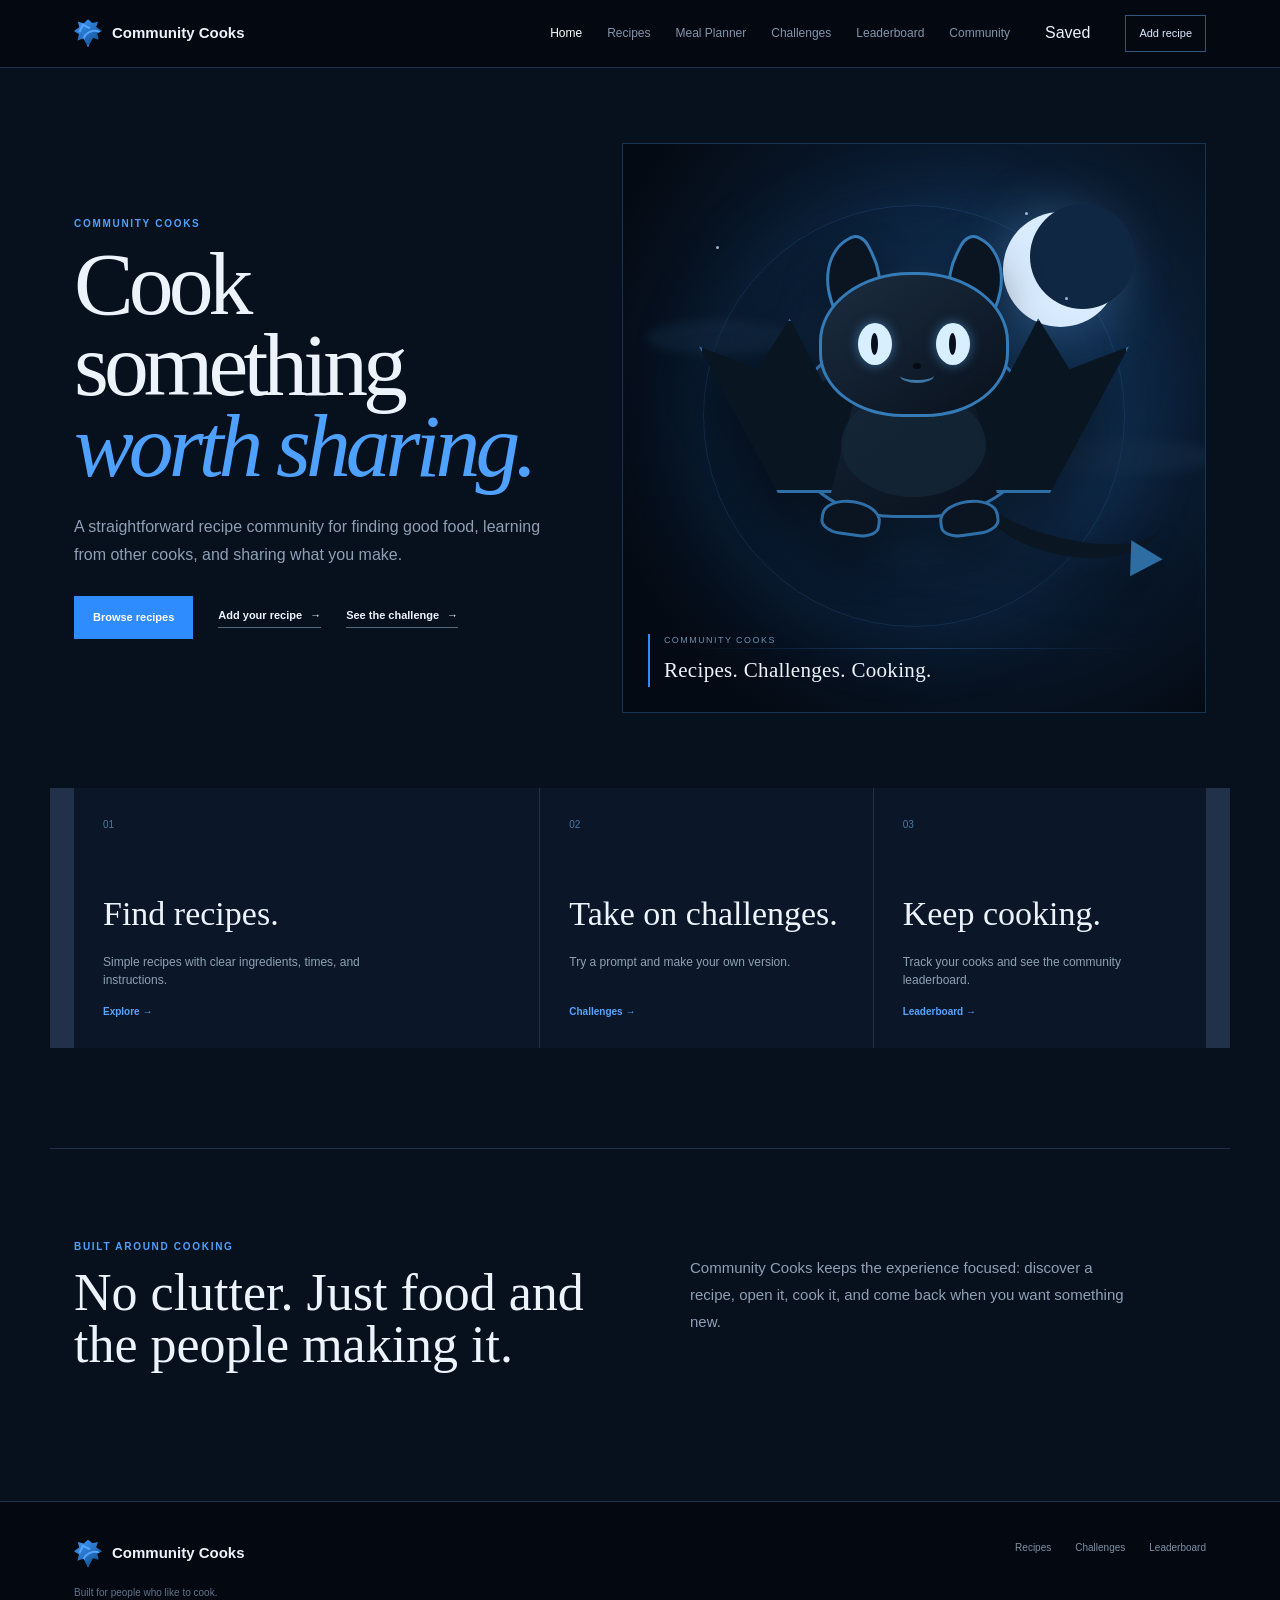
<file: index.html>
<!doctype html><html lang="en"><head><meta charset="utf-8"><meta name="viewport" content="width=device-width,initial-scale=1"><meta name="description" content="Community Cooks is a recipe community built by cooks, for cooks."><title>Community Cooks | Home</title><link rel="stylesheet" href="styles.css"></head><body class="home-page"><header class="site-header"><div class="header-inner"><a class="wordmark" href="index.html"><span class="dragon-mark" aria-hidden="true"></span><span>Community Cooks</span></a><nav class="main-nav"><a class="active" href="index.html">Home</a><a href="discover.html">Recipes</a><a href="meal-planner.html">Meal Planner</a><a href="challenges.html">Challenges</a><a href="leaderboard.html">Leaderboard</a><a href="community.html">Community</a></nav><a href="saved.html">Saved</a><a class="header-action" href="add-recipe.html">Add recipe</a></div></header><main><section class="hero"><div class="hero-copy"><p class="eyebrow">Community Cooks</p><h1>Cook something<br><em>worth sharing.</em></h1><p class="hero-lede">A straightforward recipe community for finding good food, learning from other cooks, and sharing what you make.</p><div class="hero-actions"><a class="button button-blue" href="discover.html">Browse recipes</a><a class="text-link" href="add-recipe.html">Add your recipe <span>→</span></a><a class="text-link" href="challenges.html">See the challenge <span>→</span></a></div></div><div class="hero-art"><div class="night-dragon" aria-label="Original cute night dragon illustration"><div class="moon"></div><div class="star star-a"></div><div class="star star-b"></div><div class="star star-c"></div><div class="dragon-cloud cloud-a"></div><div class="dragon-cloud cloud-b"></div><div class="cute-dragon"><div class="dragon-wing left-wing"></div><div class="dragon-wing right-wing"></div><div class="dragon-ear left-ear"></div><div class="dragon-ear right-ear"></div><div class="dragon-body-shape"></div><div class="dragon-head-shape"><span class="eye left-eye"></span><span class="eye right-eye"></span><span class="nose"></span><span class="smile"></span></div><div class="dragon-belly"></div><div class="dragon-tail-shape"></div><div class="dragon-foot left-foot"></div><div class="dragon-foot right-foot"></div></div><div class="hero-art-copy"><span>COMMUNITY COOKS</span><strong>Recipes. Challenges. Cooking.</strong></div></div></section><section class="feature-grid"><a class="feature-card feature-large" href="discover.html"><span class="feature-number">01</span><h2>Find recipes.</h2><p>Simple recipes with clear ingredients, times, and instructions.</p><span class="card-link">Explore →</span></a><a class="feature-card" href="challenges.html"><span class="feature-number">02</span><h2>Take on challenges.</h2><p>Try a prompt and make your own version.</p><span class="card-link">Challenges →</span></a><a class="feature-card" href="leaderboard.html"><span class="feature-number">03</span><h2>Keep cooking.</h2><p>Track your cooks and see the community leaderboard.</p><span class="card-link">Leaderboard →</span></a></section><section class="home-intro"><div><p class="eyebrow">Built around cooking</p><h2>No clutter. Just food and the people making it.</h2></div><p>Community Cooks keeps the experience focused: discover a recipe, open it, cook it, and come back when you want something new.</p></section></main><footer class="site-footer"><div><a class="wordmark" href="index.html"><span class="dragon-mark" aria-hidden="true"></span><span>Community Cooks</span></a><p>Built for people who like to cook.</p></div><nav><a href="discover.html">Recipes</a><a href="challenges.html">Challenges</a><a href="leaderboard.html">Leaderboard</a></nav></footer></body></html>
</file>
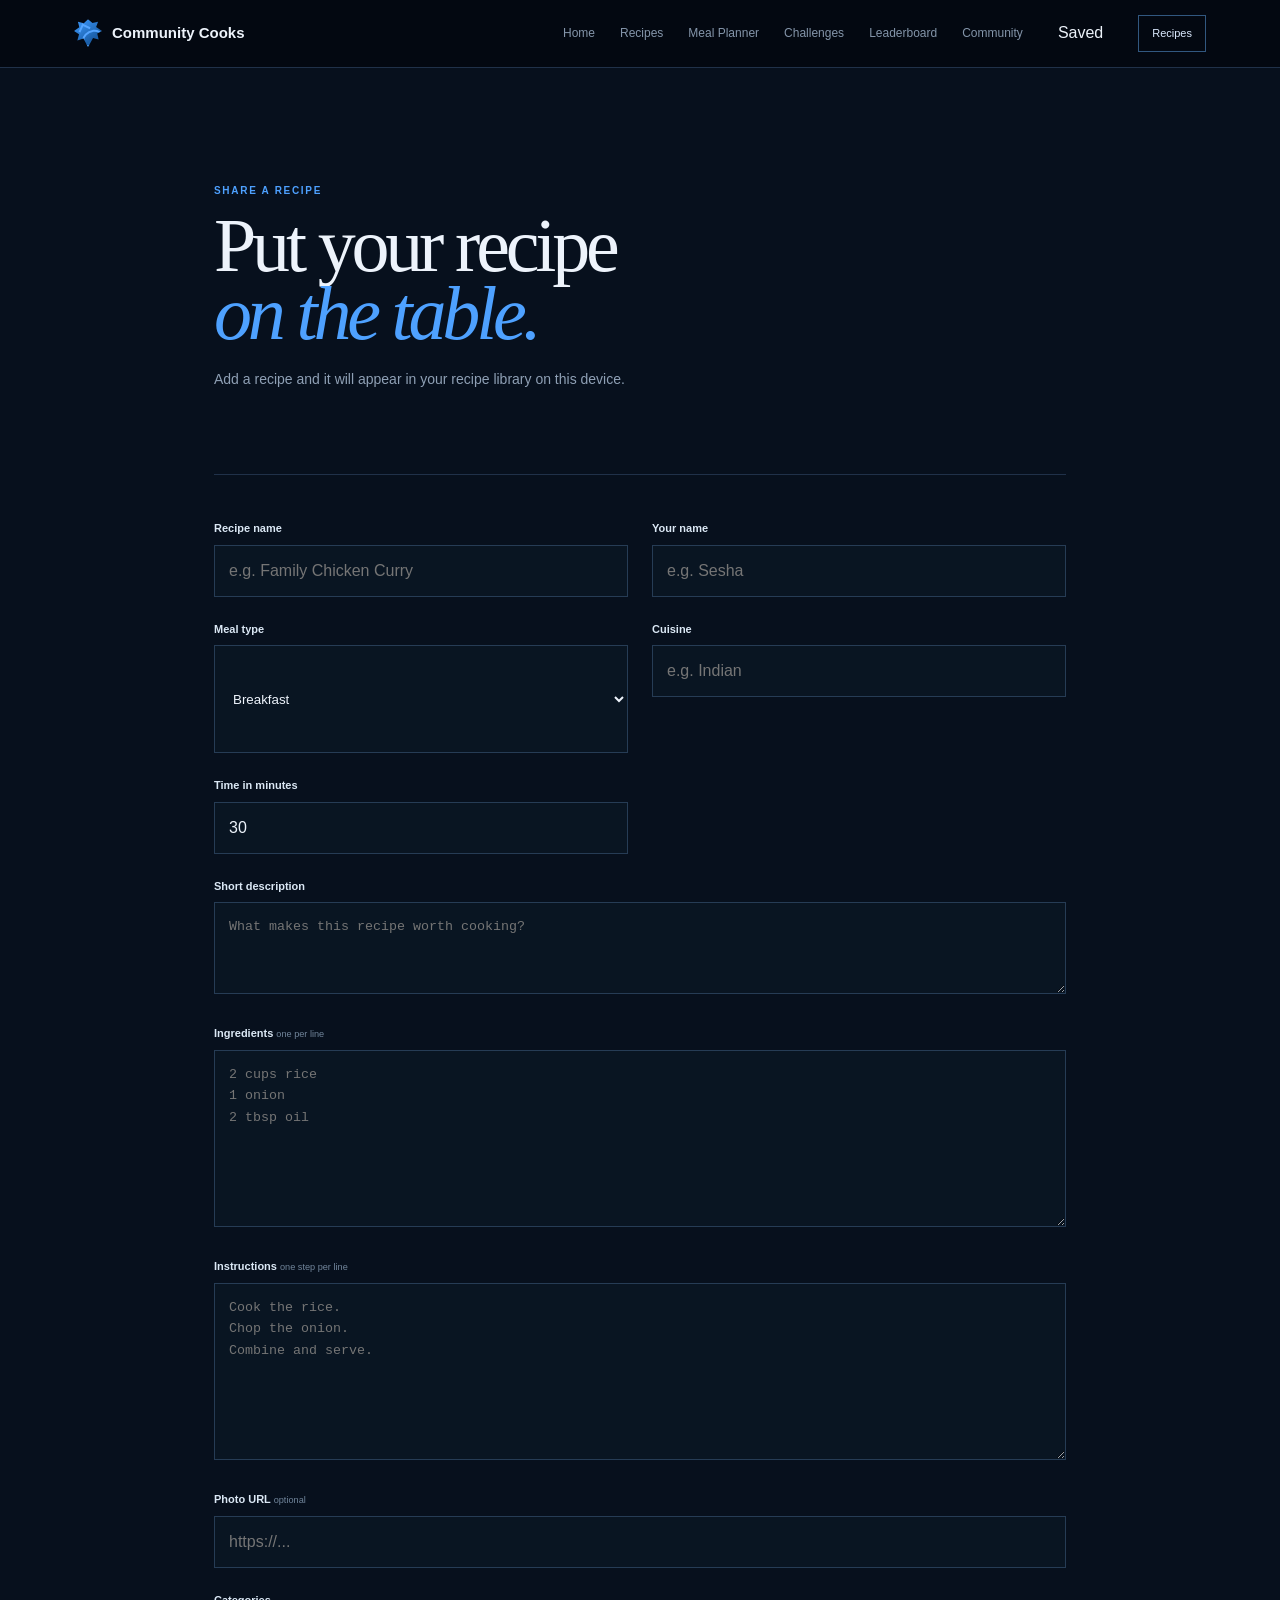
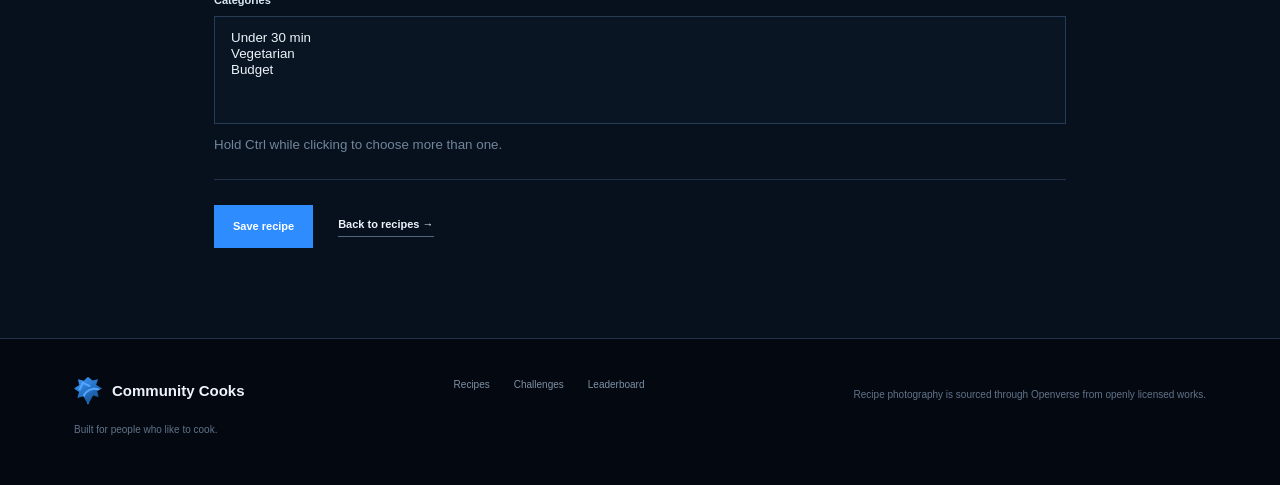
<file: add-recipe.html>
<!doctype html>
<html lang="en">
<head><meta charset="utf-8"><meta name="viewport" content="width=device-width,initial-scale=1"><title>Community Cooks | Add Recipe</title><link rel="stylesheet" href="styles.css"></head>
<body>
<header class="site-header"><div class="header-inner">
<a class="wordmark" href="index.html"><span class="dragon-mark" aria-hidden="true"></span><span>Community Cooks</span></a>
<nav class="main-nav"><a href="index.html">Home</a><a href="discover.html">Recipes</a><a href="meal-planner.html">Meal Planner</a><a href="challenges.html">Challenges</a><a href="leaderboard.html">Leaderboard</a><a href="community.html">Community</a></nav>
<a href="saved.html">Saved</a><a class="header-action" href="discover.html">Recipes</a>
</div></header>
<main class="page-shell add-page">
<div class="page-heading"><p class="eyebrow">Share a recipe</p><h1>Put your recipe<br><em>on the table.</em></h1><p>Add a recipe and it will appear in your recipe library on this device.</p></div>
<form class="recipe-form" id="recipeForm">
<div class="form-grid">
<label><span>Recipe name</span><input name="name" required maxlength="80" placeholder="e.g. Family Chicken Curry"></label>
<label><span>Your name</span><input name="creator" maxlength="50" placeholder="e.g. Sesha"></label>
<label><span>Meal type</span><select name="type" required><option value="breakfast">Breakfast</option><option value="lunch">Lunch</option><option value="dinner">Dinner</option><option value="snack">Snack</option><option value="drink">Drink</option><option value="dessert">Dessert</option></select></label><label><span>Cuisine</span><input name="cuisine" maxlength="40" placeholder="e.g. Indian"></label>
<label><span>Time in minutes</span><input name="time" type="number" min="1" max="600" value="30" required></label>
</div>
<label><span>Short description</span><textarea name="description" rows="3" required maxlength="220" placeholder="What makes this recipe worth cooking?"></textarea></label>
<label><span>Ingredients <small>one per line</small></span><textarea name="ingredients" rows="7" required placeholder="2 cups rice&#10;1 onion&#10;2 tbsp oil"></textarea></label>
<label><span>Instructions <small>one step per line</small></span><textarea name="steps" rows="7" required placeholder="Cook the rice.&#10;Chop the onion.&#10;Combine and serve."></textarea></label>
<label><span>Photo URL <small>optional</small></span><input name="image" type="url" placeholder="https://..."></label>
<label><span>Categories</span><select name="category" multiple size="4"><option value="quick">Under 30 min</option><option value="vegetarian">Vegetarian</option><option value="budget">Budget</option></select><small class="field-help">Hold Ctrl while clicking to choose more than one.</small></label>
<div class="form-actions"><button class="button button-blue" type="submit">Save recipe</button><a class="text-link" href="discover.html">Back to recipes →</a></div>
<p class="form-message" aria-live="polite"></p>
</form>
</main>
<footer class="site-footer"><div><a class="wordmark" href="index.html"><span class="dragon-mark" aria-hidden="true"></span><span>Community Cooks</span></a><p>Built for people who like to cook.</p></div><nav><a href="discover.html">Recipes</a><a href="challenges.html">Challenges</a><a href="leaderboard.html">Leaderboard</a></nav></footer>
<script src="app.js"></script></body></html>
</file>
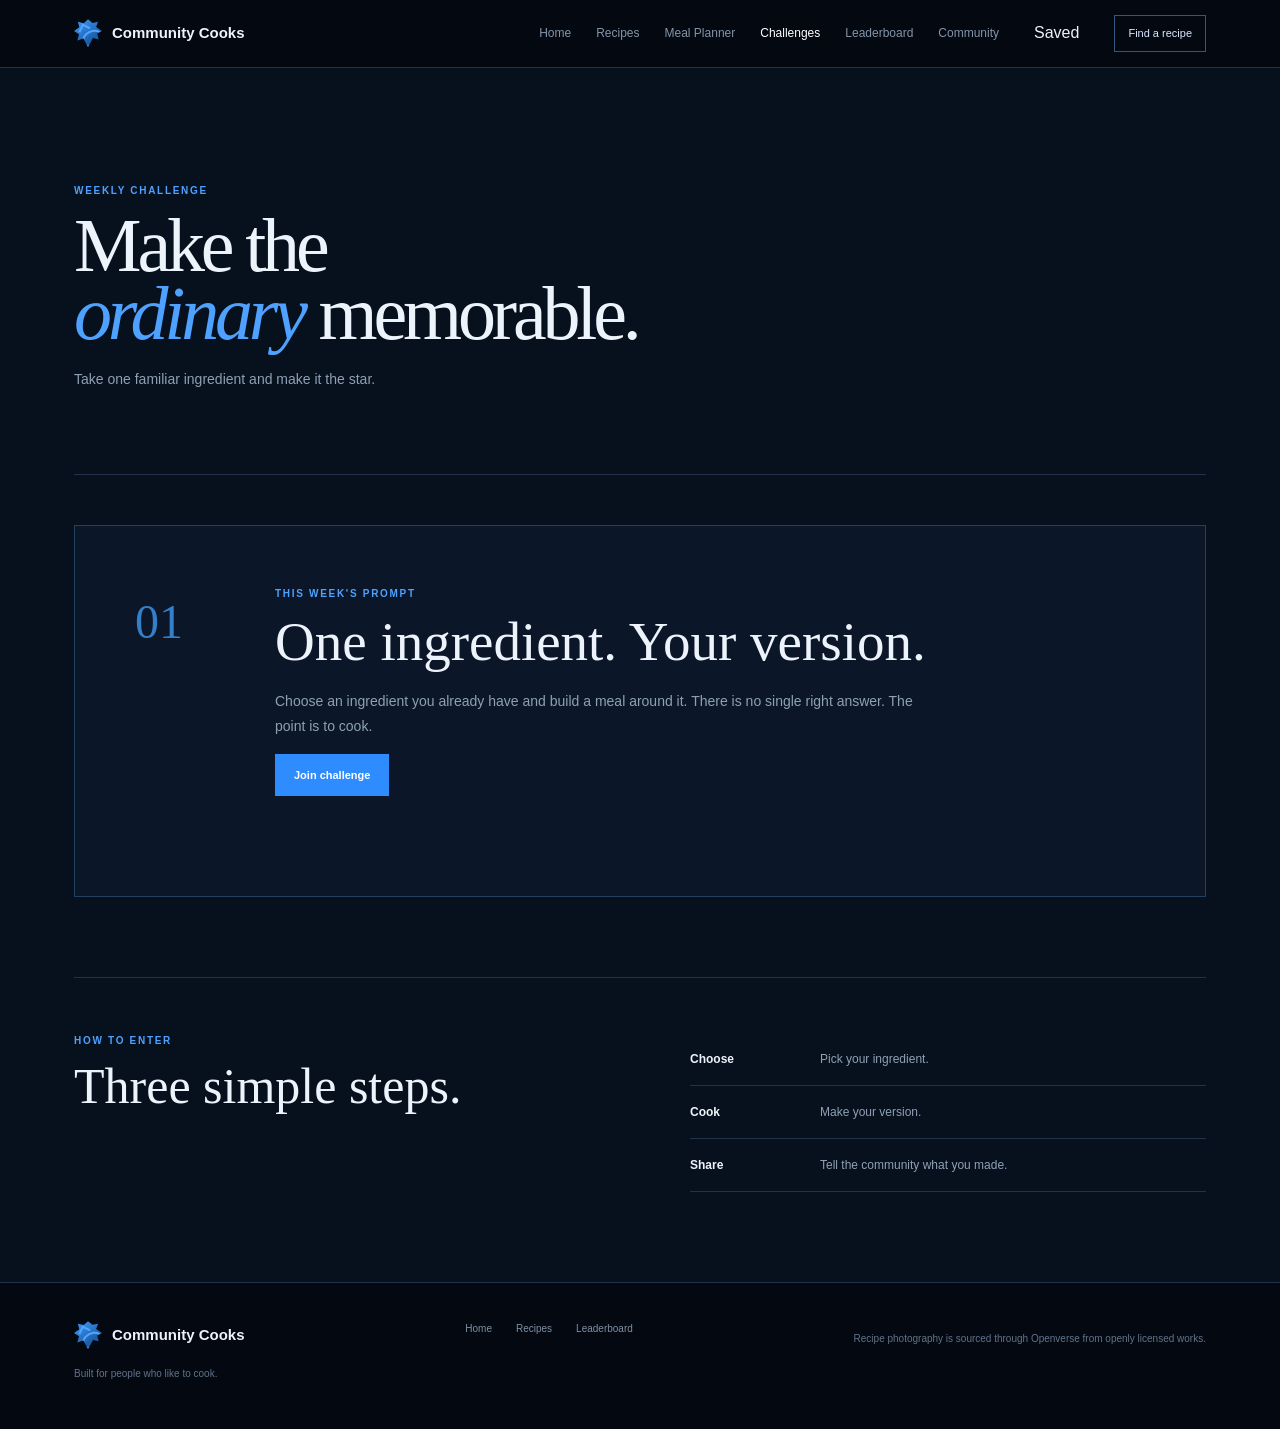
<file: challenges.html>
<!doctype html><html lang="en"><head><meta charset="utf-8"><meta name="viewport" content="width=device-width,initial-scale=1"><title>Community Cooks | Challenges</title><link rel="stylesheet" href="styles.css"></head><body><header class="site-header"><div class="header-inner"><a class="wordmark" href="index.html"><span class="dragon-mark" aria-hidden="true"></span><span>Community Cooks</span></a><nav class="main-nav"><a href="index.html">Home</a><a href="discover.html">Recipes</a><a href="meal-planner.html">Meal Planner</a><a class="active" href="challenges.html">Challenges</a><a href="leaderboard.html">Leaderboard</a><a href="community.html">Community</a></nav><a href="saved.html">Saved</a><a class="header-action" href="discover.html">Find a recipe</a></div></header><main class="page-shell"><section class="page-heading"><p class="eyebrow">Weekly challenge</p><h1>Make the<br><em>ordinary</em> memorable.</h1><p>Take one familiar ingredient and make it the star.</p></section><section class="challenge-panel"><div class="challenge-mark">01</div><div><p class="eyebrow">This week's prompt</p><h2>One ingredient. Your version.</h2><p>Choose an ingredient you already have and build a meal around it. There is no single right answer. The point is to cook.</p><button class="button button-blue" id="joinChallenge">Join challenge</button><p id="challengeStatus" class="status" aria-live="polite"></p></div></section><section class="plain-grid"><div><p class="eyebrow">How to enter</p><h2>Three simple steps.</h2></div><ol><li><strong>Choose</strong><span>Pick your ingredient.</span></li><li><strong>Cook</strong><span>Make your version.</span></li><li><strong>Share</strong><span>Tell the community what you made.</span></li></ol></section></main><footer class="site-footer"><div><a class="wordmark" href="index.html"><span class="dragon-mark" aria-hidden="true"></span><span>Community Cooks</span></a><p>Built for people who like to cook.</p></div><nav><a href="index.html">Home</a><a href="discover.html">Recipes</a><a href="leaderboard.html">Leaderboard</a></nav></footer><script src="app.js"></script></body></html>
</file>
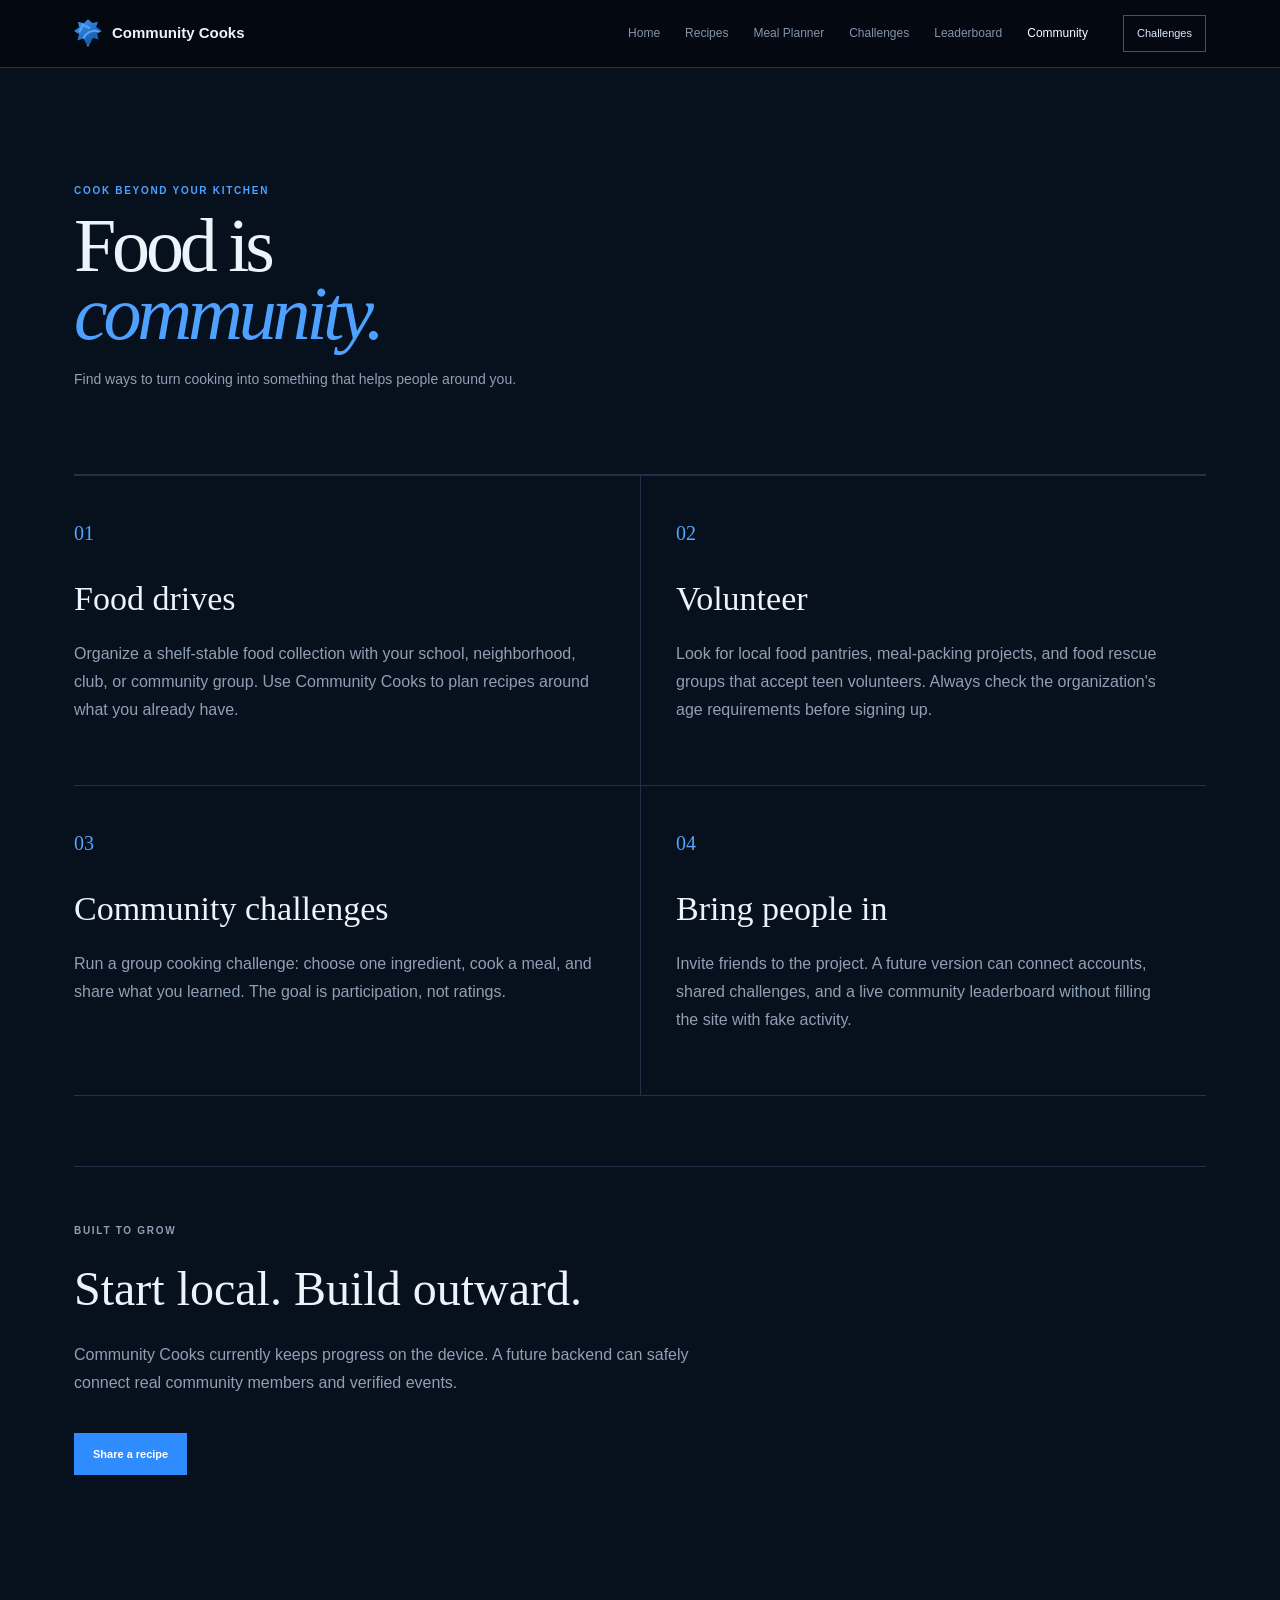
<file: community.html>
<!doctype html><html lang="en"><head><meta charset="utf-8"><meta name="viewport" content="width=device-width,initial-scale=1"><title>Community Cooks | Community</title><link rel="stylesheet" href="styles.css"></head><body><header class="site-header"><div class="header-inner"><a class="wordmark" href="index.html"><span class="dragon-mark"></span><span>Community Cooks</span></a><nav class="main-nav"><a href="index.html">Home</a><a href="discover.html">Recipes</a><a href="meal-planner.html">Meal Planner</a><a href="challenges.html">Challenges</a><a href="leaderboard.html">Leaderboard</a><a class="active" href="community.html">Community</a></nav><a class="header-action" href="challenges.html">Challenges</a></div></header><main class="page-shell"><section class="page-heading"><p class="eyebrow">Cook beyond your kitchen</p><h1>Food is<br><em>community.</em></h1><p>Find ways to turn cooking into something that helps people around you.</p></section><section class="community-grid"><article><span class="community-number">01</span><h2>Food drives</h2><p>Organize a shelf-stable food collection with your school, neighborhood, club, or community group. Use Community Cooks to plan recipes around what you already have.</p></article><article><span class="community-number">02</span><h2>Volunteer</h2><p>Look for local food pantries, meal-packing projects, and food rescue groups that accept teen volunteers. Always check the organization's age requirements before signing up.</p></article><article><span class="community-number">03</span><h2>Community challenges</h2><p>Run a group cooking challenge: choose one ingredient, cook a meal, and share what you learned. The goal is participation, not ratings.</p></article><article><span class="community-number">04</span><h2>Bring people in</h2><p>Invite friends to the project. A future version can connect accounts, shared challenges, and a live community leaderboard without filling the site with fake activity.</p></article></section><section class="community-cta"><p class="eyebrow">Built to grow</p><h2>Start local. Build outward.</h2><p>Community Cooks currently keeps progress on the device. A future backend can safely connect real community members and verified events.</p><a class="button button-blue" href="add-recipe.html">Share a recipe</a></section></main><script src="app.js"></script></body></html>
</file>
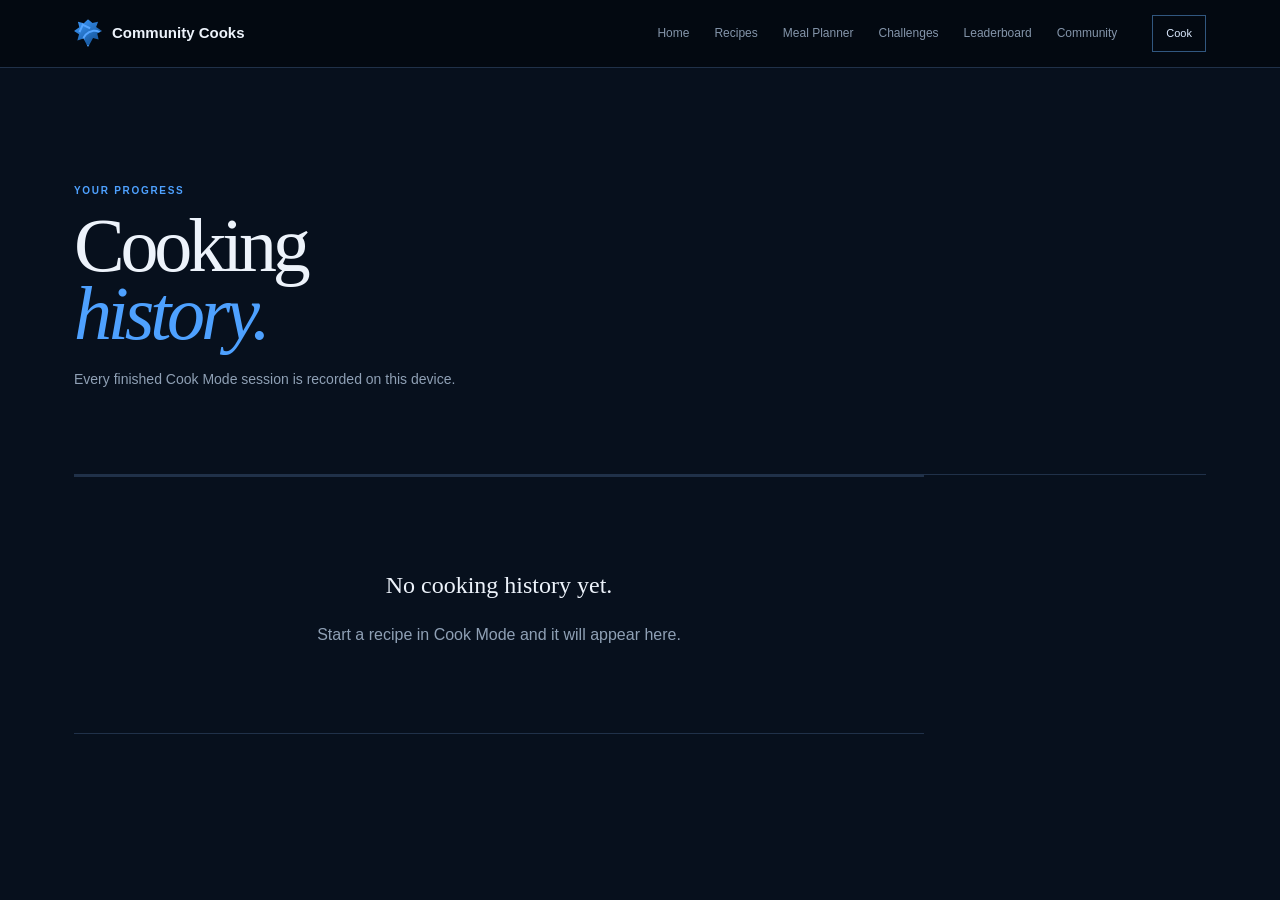
<file: history.html>
<!doctype html><html lang="en"><head><meta charset="utf-8"><meta name="viewport" content="width=device-width,initial-scale=1"><title>Community Cooks | Cooking History</title><link rel="stylesheet" href="styles.css"></head><body><header class="site-header"><div class="header-inner"><a class="wordmark" href="index.html"><span class="dragon-mark"></span><span>Community Cooks</span></a><nav class="main-nav"><a href="index.html">Home</a><a href="discover.html">Recipes</a><a href="meal-planner.html">Meal Planner</a><a href="challenges.html">Challenges</a><a href="leaderboard.html">Leaderboard</a><a href="community.html">Community</a></nav><a class="header-action" href="discover.html">Cook</a></div></header><main class="page-shell"><section class="page-heading"><p class="eyebrow">Your progress</p><h1>Cooking<br><em>history.</em></h1><p>Every finished Cook Mode session is recorded on this device.</p></section><div class="history-list" id="historyList"></div></main><script src="app.js"></script></body></html>
</file>
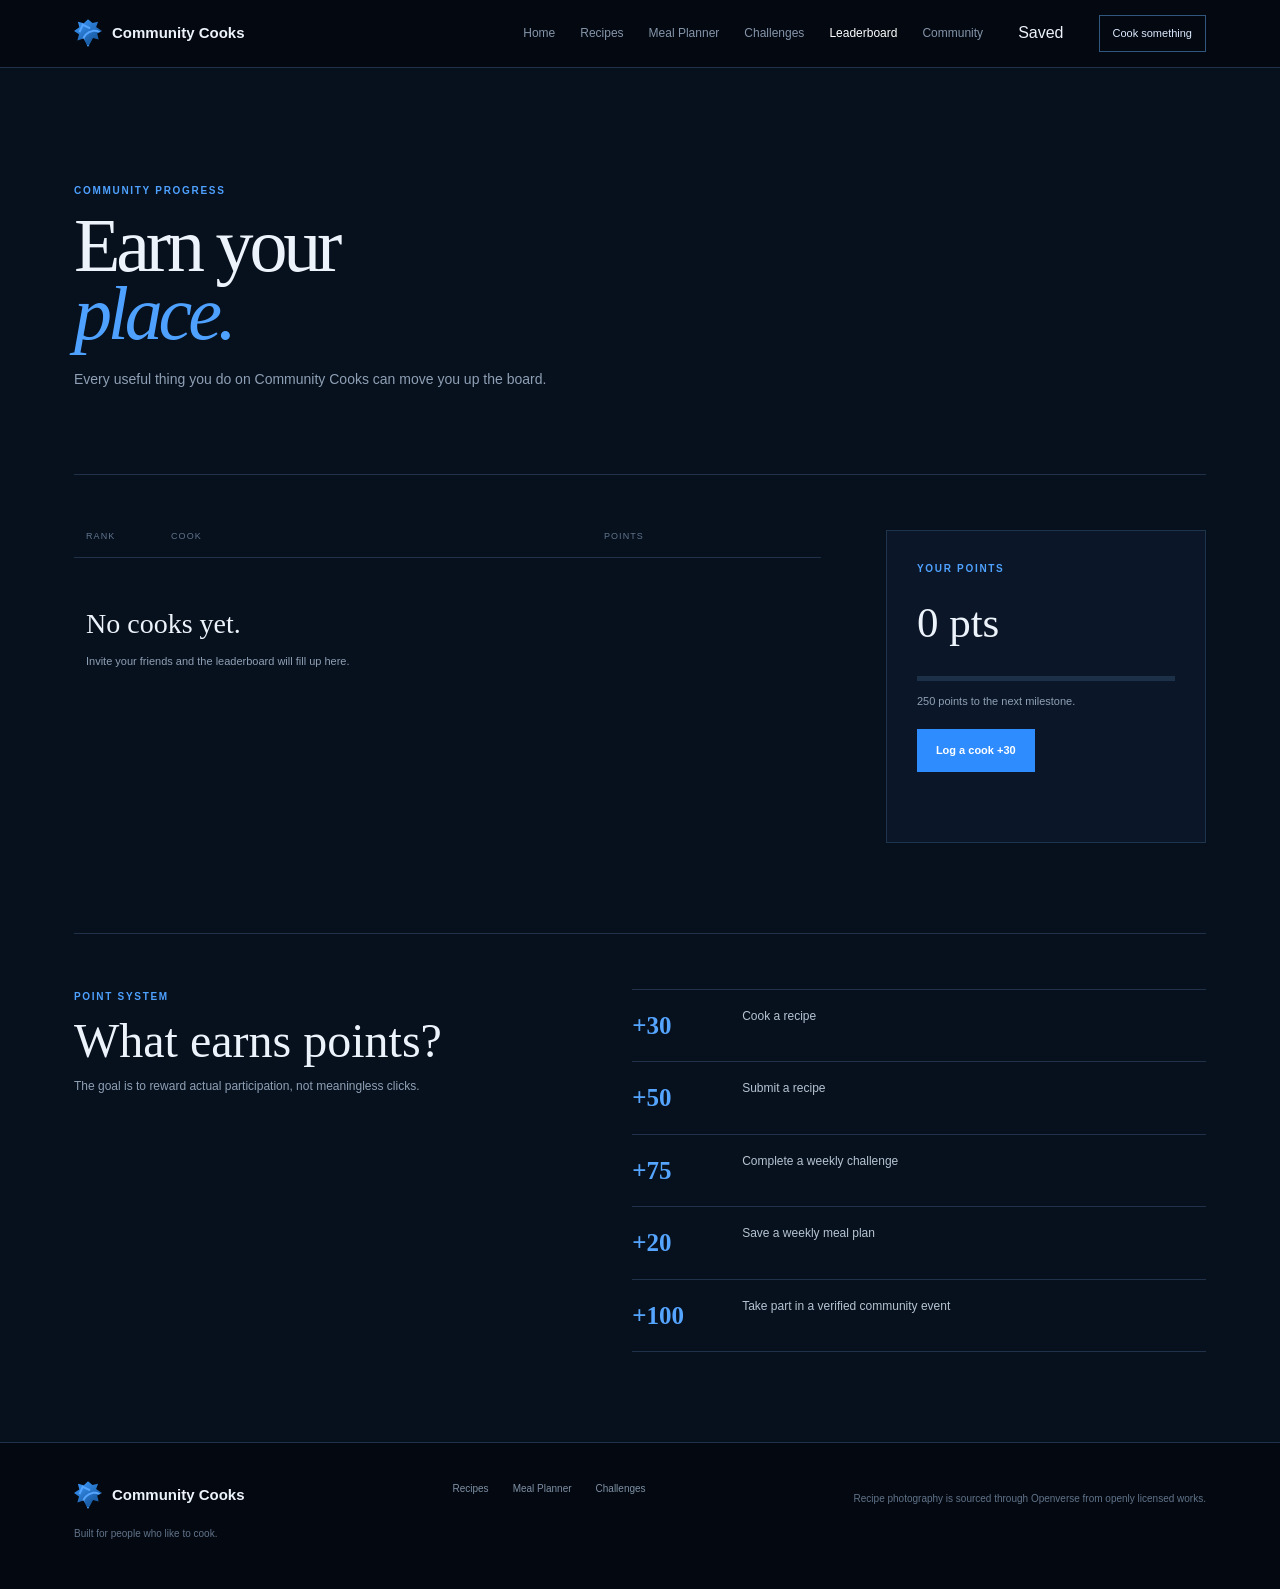
<file: leaderboard.html>
<!doctype html>
<html lang="en">
<head><meta charset="utf-8"><meta name="viewport" content="width=device-width,initial-scale=1">
<title>Community Cooks | Leaderboard</title><link rel="stylesheet" href="styles.css"></head>
<body>
<header class="site-header"><div class="header-inner">
<a class="wordmark" href="index.html"><span class="dragon-mark" aria-hidden="true"></span><span>Community Cooks</span></a>
<nav class="main-nav"><a href="index.html">Home</a><a href="discover.html">Recipes</a><a href="meal-planner.html">Meal Planner</a><a href="challenges.html">Challenges</a><a class="active" href="leaderboard.html">Leaderboard</a><a href="community.html">Community</a></nav>
<a href="saved.html">Saved</a><a class="header-action" href="discover.html">Cook something</a>
</div></header>
<main class="page-shell">
<section class="page-heading"><p class="eyebrow">Community progress</p><h1>Earn your<br><em>place.</em></h1><p>Every useful thing you do on Community Cooks can move you up the board.</p></section>
<section class="leaderboard-page">
<div>
<div class="table-head"><span>Rank</span><span>Cook</span><span>Points</span></div>
<div id="rankList" class="empty-ranks"><div class="empty-rank-message"><strong>No cooks yet.</strong><span>Invite your friends and the leaderboard will fill up here.</span></div></div>
</div>
<aside class="progress-panel">
<p class="eyebrow">Your points</p><strong id="userPoints">0 pts</strong>
<div class="progress-bar"><span id="progressBar"></span></div>
<p id="progressText">Earn points by cooking and contributing.</p>
<button class="button button-blue" id="logCook">Log a cook +30</button>
<p id="progressMessage" class="status" aria-live="polite"></p>
</aside>
</section>
<section class="points-section">
<div><p class="eyebrow">Point system</p><h2>What earns points?</h2><p class="points-note">The goal is to reward actual participation, not meaningless clicks.</p></div>
<div class="points-list">
<div><strong>+30</strong><span>Cook a recipe</span></div>
<div><strong>+50</strong><span>Submit a recipe</span></div>
<div><strong>+75</strong><span>Complete a weekly challenge</span></div>
<div><strong>+20</strong><span>Save a weekly meal plan</span></div>
<div><strong>+100</strong><span>Take part in a verified community event</span></div>
</div>
</section>
</main>
<footer class="site-footer"><div><a class="wordmark" href="index.html"><span class="dragon-mark" aria-hidden="true"></span><span>Community Cooks</span></a><p>Built for people who like to cook.</p></div>
<nav><a href="discover.html">Recipes</a><a href="meal-planner.html">Meal Planner</a><a href="challenges.html">Challenges</a></nav></footer>
<script src="app.js"></script><script src="points.js"></script>
</body></html>
</file>
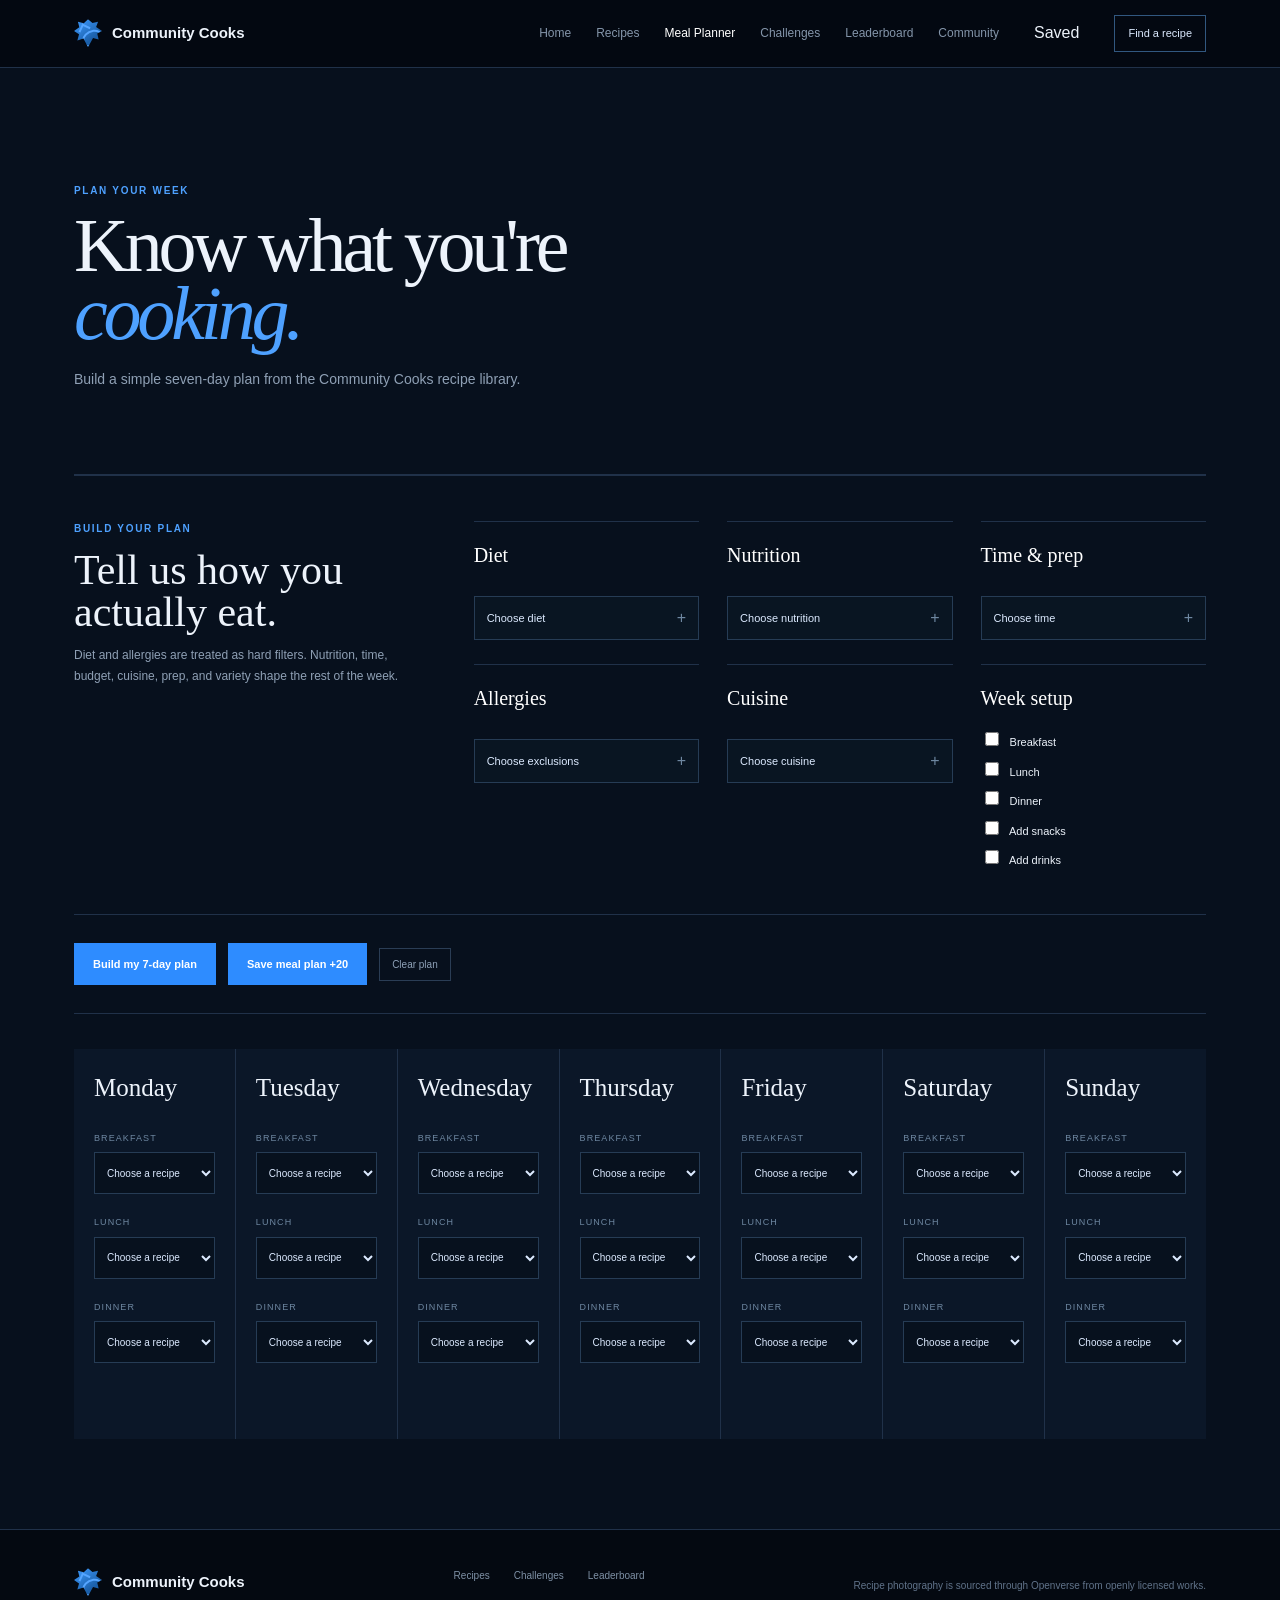
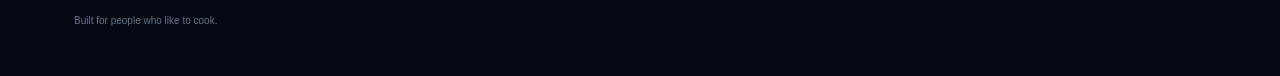
<file: meal-planner.html>
<!doctype html>
<html lang="en">
<head><meta charset="utf-8"><meta name="viewport" content="width=device-width,initial-scale=1">
<title>Community Cooks | Meal Planner</title><link rel="stylesheet" href="styles.css"></head>
<body>
<header class="site-header"><div class="header-inner">
<a class="wordmark" href="index.html"><span class="dragon-mark" aria-hidden="true"></span><span>Community Cooks</span></a>
<nav class="main-nav"><a href="index.html">Home</a><a href="discover.html">Recipes</a><a class="active" href="meal-planner.html">Meal Planner</a><a href="challenges.html">Challenges</a><a href="leaderboard.html">Leaderboard</a><a href="community.html">Community</a></nav>
<a href="saved.html">Saved</a><a class="header-action" href="discover.html">Find a recipe</a>
</div></header>
<main class="page-shell">
<section class="page-heading"><p class="eyebrow">Plan your week</p><h1>Know what you're<br><em>cooking.</em></h1><p>Build a simple seven-day plan from the Community Cooks recipe library.</p></section>
<section class="planner-preferences planner-builder"><div><p class="eyebrow">Build your plan</p><h2>Tell us how you actually eat.</h2><p>Diet and allergies are treated as hard filters. Nutrition, time, budget, cuisine, prep, and variety shape the rest of the week.</p></div><div class="preference-groups compact-preferences">
<div class="filter-group"><strong>Diet</strong><details class="multi-filter"><summary>Choose diet</summary><div class="filter-options"><label><input type="checkbox" value="vegetarian" data-pref> Vegetarian</label><label><input type="checkbox" value="vegan" data-pref> Vegan</label><label><input type="checkbox" value="gluten-free" data-pref> Gluten-free</label><label><input type="checkbox" value="dairy-free" data-pref> Dairy-free</label><label><input type="checkbox" value="budget" data-pref> Budget-friendly</label></div></details></div>
<div class="filter-group"><strong>Nutrition</strong><details class="multi-filter"><summary>Choose nutrition</summary><div class="filter-options"><label><input type="checkbox" value="high-protein" data-pref> High protein</label><label><input type="checkbox" value="high-fiber" data-pref> High fiber</label><label><input type="checkbox" value="protein-fiber" data-pref> Protein + fiber</label><label><input type="checkbox" value="vitamin-c" data-pref> Vitamin C</label><label><input type="checkbox" value="iron-rich" data-pref> Iron-rich</label><label><input type="checkbox" value="calcium-rich" data-pref> Calcium-rich</label><label><input type="checkbox" value="omega-3" data-pref> Omega-3</label></div></details></div>
<div class="filter-group"><strong>Time & prep</strong><details class="multi-filter"><summary>Choose time</summary><div class="filter-options"><label><input type="checkbox" value="quick" data-pref> Under 30 min</label><label><input type="checkbox" value="ultra-quick" data-pref> Under 15 min</label><label><input type="checkbox" value="meal-prep" data-pref> Meal prep friendly</label><label><input type="checkbox" value="one-pan" data-pref> One-pan / easy cleanup</label></div></details></div>
<div class="filter-group"><strong>Allergies</strong><details class="multi-filter"><summary>Choose exclusions</summary><div class="filter-options"><label><input type="checkbox" value="no-peanuts" data-pref> No peanuts</label><label><input type="checkbox" value="no-tree-nuts" data-pref> No tree nuts</label><label><input type="checkbox" value="no-eggs" data-pref> No eggs</label><label><input type="checkbox" value="no-soy" data-pref> No soy</label><label><input type="checkbox" value="no-shellfish" data-pref> No shellfish</label><label><input type="checkbox" value="no-sesame" data-pref> No sesame</label></div></details></div>
<div class="filter-group"><strong>Cuisine</strong><details class="multi-filter"><summary>Choose cuisine</summary><div class="filter-options"><label><input type="checkbox" value="American" data-pref> American</label><label><input type="checkbox" value="Italian" data-pref> Italian</label><label><input type="checkbox" value="Mexican" data-pref> Mexican</label><label><input type="checkbox" value="Indian" data-pref> Indian</label><label><input type="checkbox" value="Thai" data-pref> Thai</label><label><input type="checkbox" value="Japanese" data-pref> Japanese</label><label><input type="checkbox" value="Korean" data-pref> Korean</label><label><input type="checkbox" value="Mediterranean" data-pref> Mediterranean</label></div></details></div>
<div class="filter-group"><strong>Week setup</strong><div class="meal-checkboxes"><label><input type="checkbox" value="breakfast" data-meal> Breakfast</label><label><input type="checkbox" value="lunch" data-meal> Lunch</label><label><input type="checkbox" value="dinner" data-meal> Dinner</label><label><input type="checkbox" value="snack" data-meal> Add snacks</label><label><input type="checkbox" value="drink" data-meal> Add drinks</label></div></div>
</div></div></section><section class="planner-actions"><button class="button button-blue" id="generatePlan">Build my 7-day plan</button><button class="button button-blue" id="savePlan">Save meal plan +20</button><button class="chip" id="clearPlan">Clear plan</button><span id="plannerMessage" class="status" aria-live="polite"></span></section>
<section class="planner-grid" id="plannerGrid"></section>
</main>
<footer class="site-footer"><div><a class="wordmark" href="index.html"><span class="dragon-mark" aria-hidden="true"></span><span>Community Cooks</span></a><p>Built for people who like to cook.</p></div>
<nav><a href="discover.html">Recipes</a><a href="challenges.html">Challenges</a><a href="leaderboard.html">Leaderboard</a></nav></footer>
<script src="app.js"></script><script src="meal-planner.js"></script>
</body></html>
</file>
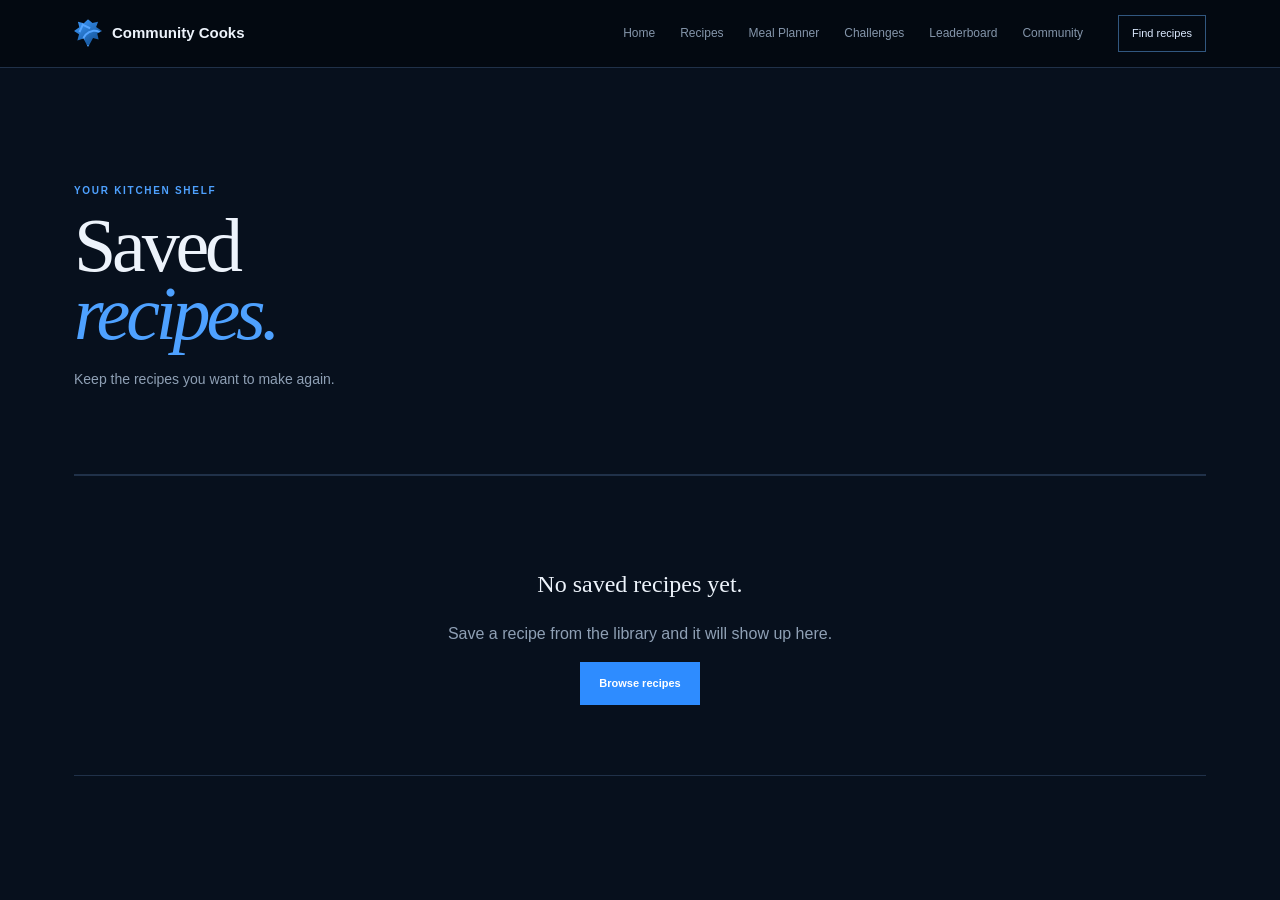
<file: saved.html>
<!doctype html><html lang="en"><head><meta charset="utf-8"><meta name="viewport" content="width=device-width,initial-scale=1"><title>Community Cooks | Saved Recipes</title><link rel="stylesheet" href="styles.css"></head><body><header class="site-header"><div class="header-inner"><a class="wordmark" href="index.html"><span class="dragon-mark"></span><span>Community Cooks</span></a><nav class="main-nav"><a href="index.html">Home</a><a href="discover.html">Recipes</a><a href="meal-planner.html">Meal Planner</a><a href="challenges.html">Challenges</a><a href="leaderboard.html">Leaderboard</a><a href="community.html">Community</a></nav><a class="header-action" href="discover.html">Find recipes</a></div></header><main class="page-shell"><section class="page-heading"><p class="eyebrow">Your kitchen shelf</p><h1>Saved<br><em>recipes.</em></h1><p>Keep the recipes you want to make again.</p></section><div class="recipe-grid" id="savedGrid"></div><div class="empty-state" id="savedEmpty" hidden><h2>No saved recipes yet.</h2><p>Save a recipe from the library and it will show up here.</p><a class="button button-blue" href="discover.html">Browse recipes</a></div></main><script src="app.js"></script></body></html>
</file>
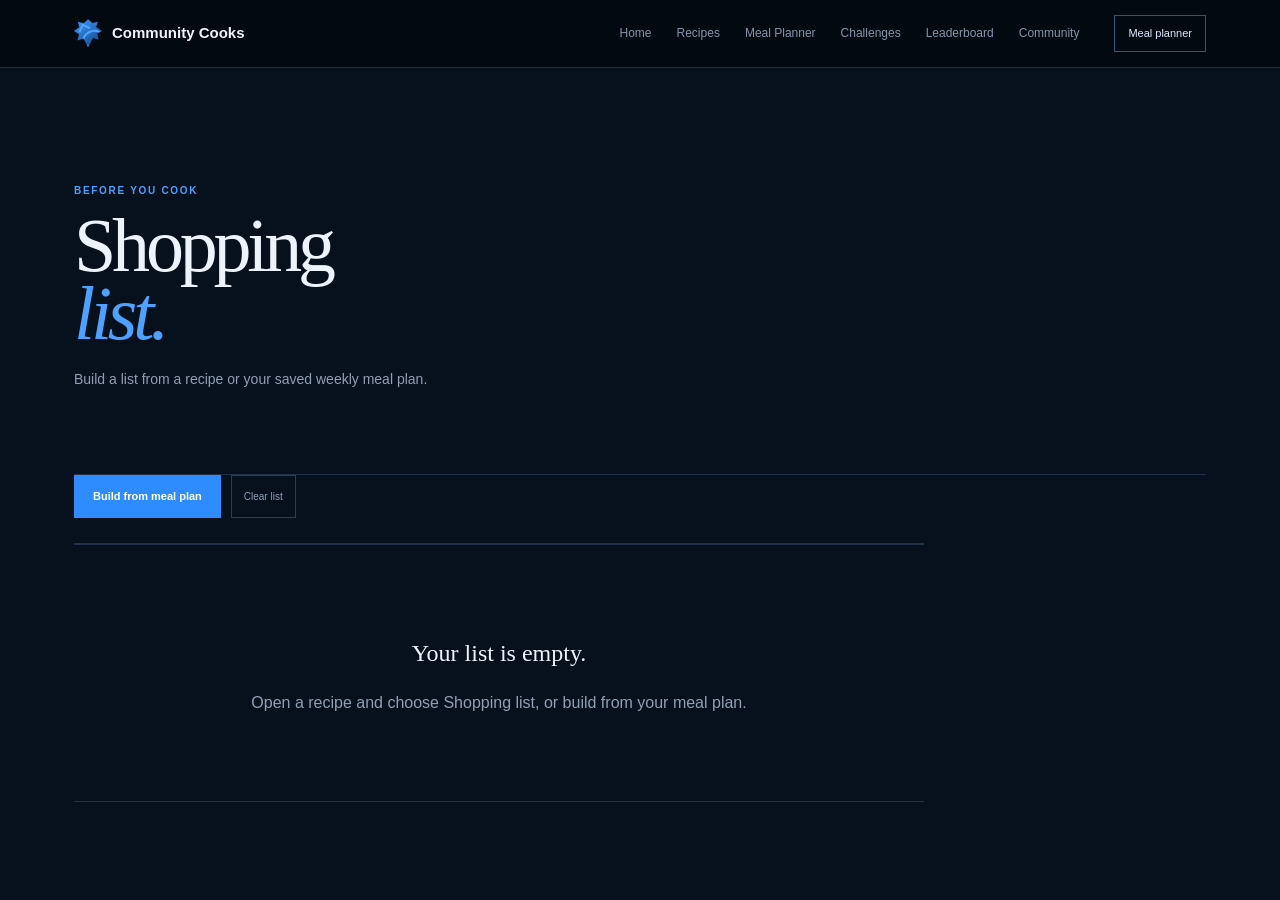
<file: shopping-list.html>
<!doctype html><html lang="en"><head><meta charset="utf-8"><meta name="viewport" content="width=device-width,initial-scale=1"><title>Community Cooks | Shopping List</title><link rel="stylesheet" href="styles.css"></head><body><header class="site-header"><div class="header-inner"><a class="wordmark" href="index.html"><span class="dragon-mark"></span><span>Community Cooks</span></a><nav class="main-nav"><a href="index.html">Home</a><a href="discover.html">Recipes</a><a href="meal-planner.html">Meal Planner</a><a href="challenges.html">Challenges</a><a href="leaderboard.html">Leaderboard</a><a href="community.html">Community</a></nav><a class="header-action" href="meal-planner.html">Meal planner</a></div></header><main class="page-shell"><section class="page-heading"><p class="eyebrow">Before you cook</p><h1>Shopping<br><em>list.</em></h1><p>Build a list from a recipe or your saved weekly meal plan.</p></section><div class="shopping-actions"><button class="button button-blue" id="fromPlan">Build from meal plan</button><button class="chip" id="clearShopping">Clear list</button></div><div class="shopping-list" id="shoppingList"></div></main><script src="app.js"></script><script src="shopping-list.js"></script></body></html>
</file>
<file: styles.css>
*{box-sizing:border-box}html{scroll-behavior:smooth}body{margin:0;background:#07101d;color:#edf3fb;font-family:Arial,Helvetica,sans-serif;line-height:1.5}a{color:inherit;text-decoration:none}button,input{font:inherit}button{cursor:pointer}.sr-only{position:absolute;width:1px;height:1px;padding:0;margin:-1px;overflow:hidden;clip:rect(0,0,0,0)}:root{--blue:#2e8cff;--ink:#edf3fb;--muted:#8fa0b5;--line:#203149;--panel:#0b1728;--black:#040911}.site-header{position:sticky;top:0;z-index:10;background:rgba(4,9,17,.96);border-bottom:1px solid var(--line)}.header-inner{max-width:1180px;margin:auto;padding:15px 24px;display:flex;align-items:center;gap:35px}.wordmark{display:flex;align-items:center;gap:10px;font-size:15px;font-weight:700}.dragon-mark{width:34px;height:34px;border:1px solid #3e78b9;display:grid;place-items:center;color:#fff;background:#071b31;font-size:10px;letter-spacing:.08em}.main-nav{margin-left:auto;display:flex;gap:25px}.main-nav a{color:#8495aa;font-size:12px}.main-nav a:hover,.main-nav a.active{color:#fff}.header-action{border:1px solid #31577f;background:transparent;color:#dceaff;padding:9px 13px;font-size:11px}.header-action:hover{border-color:var(--blue);color:#fff}main{min-height:calc(100vh - 130px)}.hero{max-width:1180px;margin:auto;min-height:690px;padding:75px 24px;display:grid;grid-template-columns:.9fr 1.1fr;gap:70px;align-items:center}.eyebrow{margin:0 0 13px;color:#4ea1ff;font-size:10px;font-weight:700;letter-spacing:.17em;text-transform:uppercase}h1,h2,h3{font-family:Georgia,"Times New Roman",serif;font-weight:400}h1{font-size:clamp(58px,7vw,94px);line-height:.9;letter-spacing:-.055em;margin:0}h1 em,h2 em{color:#4ea1ff;font-style:italic}.hero-lede{max-width:500px;color:var(--muted);font-size:16px;line-height:1.75;margin:27px 0}.hero-actions{display:flex;align-items:center;gap:25px}.button{display:inline-block;border:0;padding:13px 19px;font-size:11px;font-weight:700}.button-blue{background:var(--blue);color:#fff}.button-blue:hover{background:#55a5ff}.text-link{font-size:11px;font-weight:700;border-bottom:1px solid #53677f;padding-bottom:4px}.text-link span{margin-left:5px}.hero-art{height:570px;position:relative;overflow:hidden;border:1px solid #183451;background:radial-gradient(circle at 60% 45%,#123967 0,#081525 44%,#040911 78%)}.dragon-glow{position:absolute;width:310px;height:310px;border-radius:50%;background:rgba(46,140,255,.13);filter:blur(35px);left:28%;top:25%}.dragon-silhouette{position:absolute;inset:0}.dragon-head{position:absolute;width:110px;height:82px;background:#08111e;border:3px solid #2f78bd;border-radius:55% 40% 45% 30%;left:43%;top:31%;transform:rotate(-12deg)}.dragon-head:before,.dragon-head:after{content:"";position:absolute;background:#08111e;border-top:3px solid #2f78bd;width:35px;height:65px;top:-48px}.dragon-head:before{left:8px;transform:rotate(-24deg)}.dragon-head:after{right:8px;transform:rotate(24deg)}.dragon-body{position:absolute;width:330px;height:170px;border:4px solid #2f78bd;border-left:0;border-radius:0 70% 65% 0;left:24%;top:40%;transform:rotate(7deg)}.dragon-wing{position:absolute;width:210px;height:175px;border:4px solid #2f78bd;background:#07101d;top:28%}.wing-one{left:28%;clip-path:polygon(0 100%,12% 10%,55% 42%,100% 0,76% 100%)}.wing-two{left:52%;transform:scaleX(-1);clip-path:polygon(0 100%,12% 10%,55% 42%,100% 0,76% 100%)}.dragon-tail{position:absolute;width:290px;height:100px;border-bottom:4px solid #2f78bd;border-radius:0 0 80% 60%;left:18%;top:57%;transform:rotate(-8deg)}.hero-art-copy{position:absolute;left:25px;bottom:25px;border-left:2px solid var(--blue);padding-left:14px}.hero-art-copy span{display:block;font-size:9px;letter-spacing:.16em;color:#6e8eaf}.hero-art-copy strong{display:block;margin-top:5px;font-family:Georgia,serif;font-size:21px;font-weight:400}.feature-grid{max-width:1180px;margin:0 auto 100px;padding:0 24px;display:grid;grid-template-columns:1.4fr 1fr 1fr;gap:1px;background:var(--line)}.feature-card{background:var(--panel);min-height:260px;padding:29px;display:flex;flex-direction:column}.feature-card:hover{background:#0d1d31}.feature-number{font-size:10px;color:#4c78a4}.feature-card h2{font-size:34px;line-height:1;margin:65px 0 10px}.feature-card p{color:var(--muted);font-size:12px;max-width:300px}.card-link{margin-top:auto;color:#57a5ff;font-size:10px;font-weight:700}.home-intro,.page-shell{max-width:1180px;margin:auto;padding:90px 24px}.home-intro{display:grid;grid-template-columns:1fr 1fr;gap:100px;border-top:1px solid var(--line);padding-bottom:130px}.home-intro h2{font-size:52px;line-height:1;margin:0}.home-intro>p{color:var(--muted);font-size:15px;line-height:1.8;max-width:450px}.page-heading{padding:25px 0 70px;border-bottom:1px solid var(--line)}.page-heading h1{font-size:76px}.page-heading>p:last-child{color:var(--muted);font-size:14px;margin-top:22px}.recipe-tools{display:flex;justify-content:space-between;gap:25px;align-items:end;padding:28px 0}.search-box{width:330px;position:relative}.search-box input{width:100%;background:transparent;color:#fff;border:0;border-bottom:1px solid #50627a;padding:11px 25px 11px 0;outline:0}.search-box>span:last-child{position:absolute;right:2px;top:8px}.chips{display:flex;gap:8px;flex-wrap:wrap}.chip{background:transparent;color:#8ea1b7;border:1px solid #2a3d55;padding:8px 12px;font-size:10px}.chip.active,.chip:hover{color:#fff;border-color:var(--blue)}.recipe-grid{display:grid;grid-template-columns:repeat(3,1fr);gap:35px 22px}.recipe-card{background:var(--panel);border:1px solid #182b43}.recipe-image{height:270px;overflow:hidden;position:relative}.recipe-image img{width:100%;height:100%;object-fit:cover;display:block}.recipe-tag{position:absolute;left:13px;top:13px;background:#06101d;border:1px solid #31577f;color:#a9d4ff;padding:5px 7px;font-size:9px;text-transform:uppercase;letter-spacing:.08em}.recipe-info{padding:19px}.recipe-topline{color:#7890aa;font-size:10px}.recipe-info h2{font-size:28px;line-height:1.05;margin:7px 0}.recipe-info p{color:var(--muted);font-size:12px;line-height:1.65}.creator{font-size:10px;color:#b7c8da;border-top:1px solid var(--line);padding-top:13px}.recipe-open{display:inline-block;margin-top:16px;color:#57a5ff;font-size:10px;font-weight:700}.empty-state{color:var(--muted);padding:60px 0}.recipe-page{max-width:1180px;margin:auto;padding:70px 24px}.recipe-hero{display:grid;grid-template-columns:1fr 1fr;gap:55px;align-items:start}.recipe-hero img{width:100%;height:550px;object-fit:cover}.recipe-details{padding-top:20px}.recipe-details h1{font-size:68px}.recipe-details .description{color:var(--muted);font-size:14px;line-height:1.8;max-width:500px;margin:25px 0}.creator-line{font-size:11px;color:#9fb1c4;border-top:1px solid var(--line);border-bottom:1px solid var(--line);padding:15px 0}.recipe-body{display:grid;grid-template-columns:1fr 1.5fr;gap:70px;margin-top:65px;border-top:1px solid var(--line);padding-top:55px}.recipe-body h2{font-size:31px}.recipe-body ul,.recipe-body ol{padding-left:20px;color:#b8c5d3;font-size:13px;line-height:2}.recipe-body li{margin-bottom:8px}.back-link{display:inline-block;margin-bottom:25px;color:#61aaff;font-size:11px}.challenge-panel{margin-top:50px;border:1px solid #23415f;background:var(--panel);padding:60px;display:grid;grid-template-columns:100px 1fr;gap:40px}.challenge-mark{font-family:Georgia,serif;font-size:48px;color:#347fca}.challenge-panel h2{font-size:55px;line-height:1;margin:0 0 20px}.challenge-panel p:not(.eyebrow):not(.status){max-width:650px;color:var(--muted);line-height:1.8;font-size:14px}.status{color:#65adff;font-size:11px;min-height:18px}.plain-grid{display:grid;grid-template-columns:1fr 1fr;gap:100px;border-top:1px solid var(--line);margin-top:80px;padding-top:55px}.plain-grid h2{font-size:50px;line-height:1;margin:0}.plain-grid ol{margin:0;padding:0;list-style:none}.plain-grid li{border-bottom:1px solid var(--line);padding:17px 0;display:grid;grid-template-columns:130px 1fr}.plain-grid li strong{font-size:12px}.plain-grid li span{color:var(--muted);font-size:12px}.leaderboard-page{display:grid;grid-template-columns:1.4fr .6fr;gap:65px;padding-top:55px}.table-head,.rank-row{display:grid;grid-template-columns:70px 1fr 100px 90px;gap:15px;align-items:center}.table-head{padding:0 12px 13px;color:#60758d;text-transform:uppercase;font-size:9px;letter-spacing:.12em}.rank-row{border-top:1px solid var(--line);padding:20px 12px}.rank-row strong{font-size:12px}.rank-row span{font-size:10px;color:#8ea1b7}.progress-panel{background:var(--panel);border:1px solid #1e334c;padding:30px;align-self:start}.progress-panel>strong{display:block;font-family:Georgia,serif;font-size:43px;font-weight:400;margin:15px 0}.progress-bar{height:5px;background:#1c3047;margin:20px 0 12px}.progress-bar span{display:block;height:100%;width:0;background:var(--blue)}.progress-panel>p:not(.eyebrow):not(.status){color:var(--muted);font-size:11px;margin-bottom:20px}.site-footer{border-top:1px solid var(--line);background:#040911;padding:38px max(24px,calc((100vw - 1132px)/2));display:flex;justify-content:space-between;gap:30px}.site-footer p{color:#61738a;font-size:10px}.site-footer nav{display:flex;gap:24px;align-items:flex-start}.site-footer nav a{color:#7e90a5;font-size:10px}.site-footer nav a:hover{color:#fff}@media(max-width:850px){.main-nav{gap:12px}.hero{grid-template-columns:1fr;min-height:auto}.hero-art{height:430px}.feature-grid{grid-template-columns:1fr}.home-intro,.recipe-hero,.recipe-body,.leaderboard-page,.plain-grid{grid-template-columns:1fr;gap:40px}.recipe-hero img{height:430px}.recipe-details h1{font-size:58px}.recipe-grid{grid-template-columns:repeat(2,1fr)}}@media(max-width:620px){.header-inner{padding:12px 16px}.main-nav{display:none}.header-action{margin-left:auto}.hero,.page-shell,.recipe-page{padding-left:16px;padding-right:16px}.hero{padding-top:45px}.hero-art{height:360px}.hero-actions{align-items:flex-start;flex-direction:column}.feature-grid{margin-bottom:65px;padding:0 16px}.home-intro{padding:65px 16px 85px}.home-intro h2{font-size:40px}.page-heading h1{font-size:58px}.recipe-tools{align-items:stretch;flex-direction:column}.search-box{width:100%}.recipe-grid{grid-template-columns:1fr}.recipe-hero img{height:330px}.recipe-details h1{font-size:50px}.recipe-body{gap:20px}.challenge-panel{grid-template-columns:1fr;padding:30px;gap:15px}.challenge-panel h2{font-size:43px}.table-head,.rank-row{grid-template-columns:45px 1fr 70px}.table-head span:last-child,.rank-row span:last-child{display:none}.site-footer{flex-direction:column}.site-footer nav{flex-wrap:wrap}}
.add-page{max-width:900px}.recipe-form{padding-top:45px}.recipe-form label{display:block;margin-bottom:24px}.recipe-form label>span{display:block;color:#dbe8f5;font-size:11px;font-weight:700;margin-bottom:8px}.recipe-form small{color:#71859b;font-weight:400}.form-grid{display:grid;grid-template-columns:1fr 1fr;gap:0 24px}.recipe-form input,.recipe-form textarea,.recipe-form select{width:100%;background:#091522;border:1px solid #263c55;color:#edf3fb;padding:13px 14px;outline:none;border-radius:0}.recipe-form textarea{resize:vertical;line-height:1.6}.recipe-form input:focus,.recipe-form textarea:focus,.recipe-form select:focus{border-color:var(--blue)}.recipe-form select{min-height:108px}.field-help{display:block;margin-top:7px}.form-actions{display:flex;align-items:center;gap:25px;border-top:1px solid var(--line);padding-top:25px}.form-message{display:none;color:#65adff;font-size:12px;margin:20px 0 0}.form-message.show{display:block}.add-recipe-button{align-self:center;white-space:nowrap}@media(max-width:620px){.form-grid{grid-template-columns:1fr}.add-recipe-button{width:max-content}.form-actions{align-items:flex-start;flex-direction:column}}
/* Dragon identity */
.dragon-mark{position:relative;width:34px;height:34px;border:1px solid #3e78b9;background:#071b31;display:block;overflow:hidden}
.dragon-mark:before{content:"";position:absolute;width:17px;height:13px;border:2px solid #55a5ff;border-radius:65% 45% 55% 40%;left:7px;top:10px;transform:rotate(-8deg)}
.dragon-mark:after{content:"";position:absolute;width:7px;height:7px;border-left:2px solid #55a5ff;border-top:2px solid #55a5ff;left:5px;top:5px;transform:rotate(25deg)}
.wordmark:hover .dragon-mark:before{box-shadow:8px -1px 0 -5px #fff}

/* Meal planner */
.planner-actions{display:flex;align-items:center;gap:12px;padding:28px 0;border-bottom:1px solid var(--line);flex-wrap:wrap}
.planner-grid{display:grid;grid-template-columns:repeat(7,1fr);gap:1px;background:var(--line);margin-top:35px}
.day-card{background:var(--panel);padding:20px;min-height:390px}
.day-card h2{font-size:25px;margin:0 0 25px;color:#edf3fb}
.day-card label{display:block;margin-bottom:22px}
.day-card label span{display:block;color:#6e87a1;font-size:9px;text-transform:uppercase;letter-spacing:.12em;margin-bottom:7px}
.day-card select{width:100%;min-height:42px;background:#07111e;color:#dceaff;border:1px solid #263c55;padding:8px;font-size:10px}
.day-card select:focus{outline:1px solid var(--blue);border-color:var(--blue)}

/* Points */
.points-section{display:grid;grid-template-columns:1fr 1.2fr;gap:80px;margin-top:90px;padding-top:55px;border-top:1px solid var(--line)}
.points-section h2{font-size:48px;line-height:1;margin:0}
.points-note{color:var(--muted);font-size:12px;max-width:350px}
.points-list{border-top:1px solid var(--line)}
.points-list div{display:grid;grid-template-columns:90px 1fr;gap:20px;padding:17px 0;border-bottom:1px solid var(--line)}
.points-list strong{font-family:Georgia,serif;font-size:25px;color:#55a5ff}
.points-list span{font-size:12px;color:#b6c4d2}
.empty-ranks{border-top:1px solid var(--line)}
.empty-rank-message{padding:45px 12px;display:flex;flex-direction:column;gap:8px}
.empty-rank-message strong{font-family:Georgia,serif;font-size:28px;font-weight:400}
.empty-rank-message span{font-size:11px;color:var(--muted)}
@media(max-width:1050px){.planner-grid{grid-template-columns:repeat(4,1fr)}}
@media(max-width:850px){.points-section{grid-template-columns:1fr;gap:35px}.planner-grid{grid-template-columns:repeat(2,1fr)}}
@media(max-width:620px){.planner-grid{grid-template-columns:1fr}.day-card{min-height:0}.points-section h2{font-size:40px}}

.hero-art{background:radial-gradient(circle at 62% 42%,#173e68 0,#0a1b30 45%,#040a13 82%);isolation:isolate}
.hero-art:after{content:"";position:absolute;inset:auto 0 0;height:30%;background:linear-gradient(transparent,#040a13);z-index:1;pointer-events:none}
.night-dragon{position:absolute;inset:0;overflow:hidden}
.moon{position:absolute;width:115px;height:115px;border-radius:50%;right:15%;top:12%;background:#d9ecff;box-shadow:0 0 55px rgba(133,195,255,.28)}
.moon:after{content:"";position:absolute;width:105px;height:105px;border-radius:50%;background:#102743;right:-17px;top:-8px}
.star{position:absolute;width:3px;height:3px;border-radius:50%;background:#b9dcff;opacity:.8}.star-a{left:16%;top:18%}.star-b{left:76%;top:27%}.star-c{left:69%;top:12%}
.dragon-cloud{position:absolute;height:35px;width:150px;border-radius:50%;background:#18304a;opacity:.38;filter:blur(5px)}.cloud-a{left:4%;top:31%}.cloud-b{right:-2%;top:52%;width:180px}
.cute-dragon{position:absolute;width:470px;height:390px;left:50%;top:47%;transform:translate(-50%,-50%);z-index:2;filter:drop-shadow(0 18px 18px rgba(0,0,0,.3))}
.dragon-body-shape{position:absolute;width:245px;height:185px;left:112px;top:118px;border-radius:48% 50% 45% 42%;background:linear-gradient(145deg,#17283a,#080f1a);border:3px solid #2f6fa8}
.dragon-head-shape{position:absolute;width:190px;height:145px;left:140px;top:57px;border-radius:48% 48% 44% 44%;background:linear-gradient(145deg,#1b2d40,#09111d);border:3px solid #347bb7;z-index:4}
.dragon-ear{position:absolute;width:62px;height:82px;top:25px;background:#0b1522;border:3px solid #347bb7;z-index:3}.left-ear{left:143px;transform:rotate(-27deg);border-radius:75% 20% 70% 20%}.right-ear{right:142px;transform:rotate(27deg);border-radius:20% 75% 20% 70%}
.dragon-wing{position:absolute;width:165px;height:175px;top:103px;background:#0a1522;border:3px solid #2f6fa8;z-index:1}.left-wing{left:20px;clip-path:polygon(48% 100%,0 16%,36% 29%,55% 0,75% 36%,100% 23%,80% 100%)}.right-wing{right:20px;clip-path:polygon(52% 100%,100% 16%,64% 29%,45% 0,25% 36%,0 23%,20% 100%)}
.dragon-belly{position:absolute;width:145px;height:105px;left:162px;top:177px;border-radius:50%;background:#15283a;opacity:.85;z-index:3}
.eye{position:absolute;width:34px;height:42px;top:48px;border-radius:50%;background:#d8efff;box-shadow:0 0 12px rgba(94,181,255,.5);z-index:5}.eye:after{content:"";position:absolute;width:7px;height:22px;border-radius:50%;background:#07101b;left:13px;top:10px}.left-eye{left:36px}.right-eye{right:36px}
.nose{position:absolute;width:8px;height:6px;border-radius:50%;background:#060b12;left:91px;top:88px;z-index:6}
.smile{position:absolute;width:34px;height:15px;border-bottom:3px solid #3e78a8;border-radius:0 0 50% 50%;left:78px;top:93px;z-index:6}
.dragon-tail-shape{position:absolute;width:185px;height:100px;left:300px;top:242px;border-bottom:17px solid #0b1623;border-radius:0 0 85% 60%;transform:rotate(16deg);z-index:0}.dragon-tail-shape:after{content:"";position:absolute;right:-10px;bottom:-14px;border-left:32px solid #2d6da4;border-top:18px solid transparent;border-bottom:18px solid transparent;transform:rotate(-14deg)}
.dragon-foot{position:absolute;width:60px;height:36px;top:285px;background:#0b1522;border:3px solid #2f6fa8;border-radius:50% 50% 35% 35%;z-index:4}.left-foot{left:142px;transform:rotate(8deg)}.right-foot{left:260px;transform:rotate(-8deg)}
.hero-art-copy{z-index:6}
@media(max-width:620px){.cute-dragon{transform:translate(-50%,-50%) scale(.78)}.moon{width:85px;height:85px}.moon:after{width:78px;height:78px}}

/* Core feature surfaces */
.recipe-card>a{display:block;color:inherit;text-decoration:none}
.recipe-card-body{padding:18px 18px 16px}.recipe-footer{display:flex;justify-content:space-between;align-items:center;gap:12px;margin-top:18px;font-size:11px;color:var(--muted)}.save-button{border:0;background:none;color:#79b9ff;font:inherit;cursor:pointer;padding:0}
.recipe-actions{display:flex;gap:10px;flex-wrap:wrap;margin-top:25px}.recipe-actions .chip,.shopping-actions .chip{cursor:pointer;text-decoration:none}
.recipe-content{max-width:1120px;margin:0 auto;padding:70px 24px;display:grid;grid-template-columns:340px 1fr;gap:90px}.ingredient-list{list-style:none;padding:0;margin:25px 0}.ingredient-list li{padding:13px 0;border-bottom:1px solid var(--line);font-size:14px}.step-list{list-style:none;padding:0;margin:25px 0}.step-list li{display:grid;grid-template-columns:55px 1fr;gap:18px;border-bottom:1px solid var(--line);padding:18px 0}.step-list li span{color:#55a5ff;font-family:Georgia,serif;font-size:24px}.step-list p{margin:3px 0;line-height:1.7}
.cook-page{max-width:900px}.cook-header{text-align:center;padding:70px 20px 35px}.cook-header h1{font-family:Georgia,serif;font-weight:400;font-size:clamp(42px,7vw,76px);margin:8px 0}.cook-step{min-height:300px;border:1px solid var(--line);background:#0a1727;padding:65px;display:flex;flex-direction:column;justify-content:center;align-items:center;text-align:center}.cook-number{font-family:Georgia,serif;font-size:20px;color:#55a5ff}.cook-step p{font-family:Georgia,serif;font-size:clamp(27px,4vw,46px);line-height:1.2;max-width:750px}.cook-controls{display:flex;justify-content:center;gap:12px;padding:25px}.cook-progress{height:3px;background:#122338}.cook-progress span{display:block;height:100%;background:#3d9bff}.cook-finished{text-align:center;padding:110px 20px}.cook-finished h1{font-family:Georgia,serif;font-size:64px;font-weight:400}.cook-finished>div{display:flex;justify-content:center;gap:12px;margin-top:30px}
.history-list{max-width:850px;border-top:1px solid var(--line)}.history-row{display:grid;grid-template-columns:90px 1fr auto;gap:20px;align-items:center;padding:14px 0;border-bottom:1px solid var(--line);text-decoration:none;color:inherit}.history-row img{width:90px;height:70px;object-fit:cover}.history-row div{display:flex;flex-direction:column;gap:6px}.history-row span{font-size:11px;color:var(--muted)}.history-row b{color:#55a5ff}
.shopping-actions{display:flex;gap:10px;margin:0 0 25px}.shopping-list{max-width:850px;border-top:1px solid var(--line)}.shopping-item{display:flex;gap:15px;align-items:center;padding:17px 5px;border-bottom:1px solid var(--line);cursor:pointer}.shopping-item input{accent-color:#3d9bff;width:17px;height:17px}.shopping-item input:checked+span{text-decoration:line-through;color:var(--muted)}
.community-grid{display:grid;grid-template-columns:1fr 1fr;border-top:1px solid var(--line)}.community-grid article{padding:42px 35px 45px 0;border-bottom:1px solid var(--line)}.community-grid article:nth-child(even){padding-left:35px;border-left:1px solid var(--line)}.community-number{color:#55a5ff;font-family:Georgia,serif;font-size:20px}.community-grid h2{font-family:Georgia,serif;font-size:34px;font-weight:400;margin:25px 0 10px}.community-grid p,.community-cta p{color:var(--muted);line-height:1.75;max-width:620px}.community-cta{margin-top:70px;border-top:1px solid var(--line);padding:55px 0}.community-cta h2{font-family:Georgia,serif;font-weight:400;font-size:48px;margin:8px 0}.community-cta .button{display:inline-block;margin-top:20px}
@media(max-width:800px){.recipe-content{grid-template-columns:1fr;gap:30px}.community-grid{grid-template-columns:1fr}.community-grid article:nth-child(even){padding-left:0;border-left:0}.cook-step{padding:35px 20px}.cook-finished h1{font-size:46px}.history-row{grid-template-columns:70px 1fr}.history-row img{width:70px;height:58px}.history-row b{display:none}}

/* Recipe metadata spacing */
.recipe-meta{display:flex;align-items:center;gap:10px}.recipe-meta span+span:before{content:"·";margin-right:10px;color:var(--muted)}

/* Meal planner preferences */
.planner-preferences{display:grid;grid-template-columns:.8fr 1.7fr;gap:55px;border-top:1px solid var(--line);border-bottom:1px solid var(--line);padding:45px 0}
.planner-preferences h2{font-family:Georgia,serif;font-size:42px;font-weight:400;line-height:1;margin:8px 0 12px}
.planner-preferences p:not(.eyebrow){color:var(--muted);font-size:12px;line-height:1.7;max-width:360px}
.preference-groups{display:grid;grid-template-columns:1fr 1.3fr .9fr;gap:35px}
.preference-groups>div{display:flex;flex-direction:column;gap:11px}
.preference-groups strong{font-family:Georgia,serif;font-size:20px;font-weight:400;margin-bottom:5px;color:#fff}
.preference-groups label{display:flex;align-items:center;gap:8px;color:#9cafc2;font-size:11px;cursor:pointer}
.preference-groups input{accent-color:var(--blue);width:14px;height:14px}
@media(max-width:900px){.planner-preferences{grid-template-columns:1fr;gap:30px}.preference-groups{grid-template-columns:1fr 1fr}}
@media(max-width:620px){.preference-groups{grid-template-columns:1fr}.planner-preferences h2{font-size:36px}}

.planner-builder .preference-groups{grid-template-columns:repeat(3,minmax(0,1fr));align-items:start}.planner-builder .preference-groups>div{border-top:1px solid var(--line);padding-top:18px}.planner-builder label{display:block;margin:9px 0;color:var(--text)}.planner-builder input{margin-right:8px;accent-color:var(--blue)}@media(max-width:900px){.planner-builder .preference-groups{grid-template-columns:1fr 1fr}}@media(max-width:600px){.planner-builder .preference-groups{grid-template-columns:1fr}}
/* Compact planner filters */
.compact-preferences{grid-template-columns:repeat(3,minmax(0,1fr));gap:24px 28px}
.compact-preferences>div{min-width:0}
.compact-preferences select{width:100%;min-height:44px;background:#091522;border:1px solid #263c55;color:#dceaff;padding:10px 12px;border-radius:0;font-size:11px;outline:none}
.compact-preferences select:focus{border-color:var(--blue);outline:1px solid var(--blue)}
.meal-checkboxes{display:grid;gap:8px}
.meal-checkboxes label{display:block!important;margin:0!important}
@media(max-width:900px){.compact-preferences{grid-template-columns:1fr 1fr}}
@media(max-width:600px){.compact-preferences{grid-template-columns:1fr}}

/* Multi-select planner dropdowns */
.compact-preferences{grid-template-columns:repeat(3,minmax(0,1fr));gap:24px 28px}
.filter-group{position:relative;min-width:0}
.multi-filter{position:relative;margin-top:10px}
.multi-filter summary{list-style:none;cursor:pointer;min-height:44px;display:flex;align-items:center;justify-content:space-between;background:#091522;border:1px solid #263c55;color:#dceaff;padding:0 12px;font-size:11px}
.multi-filter summary::-webkit-details-marker{display:none}
.multi-filter summary:after{content:"+";font-size:16px;color:#6e87a1}
.multi-filter[open] summary{border-color:var(--blue)}
.multi-filter[open] summary:after{content:"−"}
.filter-options{position:absolute;z-index:20;left:0;right:0;top:48px;background:#0b1725;border:1px solid #263c55;padding:10px;display:grid;gap:7px;box-shadow:0 12px 30px rgba(0,0,0,.35)}
.filter-options label{margin:0!important;padding:5px 3px;display:flex!important;align-items:center;gap:8px;color:#dceaff;font-size:11px}
.filter-options input{margin:0;accent-color:var(--blue)}
@media(max-width:900px){.compact-preferences{grid-template-columns:1fr 1fr}}
@media(max-width:600px){.compact-preferences{grid-template-columns:1fr}}


/* Brand + visual polish */
.dragon-mark{position:relative;width:28px;height:28px;display:inline-block;flex:0 0 28px;background:linear-gradient(145deg,#3d9bff 0%,#1b5fa9 70%);clip-path:polygon(50% 0%,66% 13%,86% 9%,79% 28%,100% 42%,83% 51%,88% 72%,68% 67%,50% 100%,34% 69%,12% 76%,18% 54%,0% 42%,19% 29%,14% 9%,35% 14%);filter:drop-shadow(0 0 8px rgba(61,155,255,.22))}
.wordmark{display:inline-flex;align-items:center;gap:10px}
.hero-art{overflow:hidden}
.hero-art:before{content:"";position:absolute;width:420px;height:420px;left:50%;top:48%;transform:translate(-50%,-50%);border:1px solid rgba(74,155,255,.16);border-radius:50%;box-shadow:0 0 90px rgba(30,105,190,.13),inset 0 0 70px rgba(30,105,190,.08)}
.hero-art:after{content:"";position:absolute;inset:auto 12% 11% 12%;height:1px;background:linear-gradient(90deg,transparent,rgba(75,157,255,.28),transparent)}
.cute-dragon{filter:drop-shadow(0 24px 22px rgba(0,0,0,.4))}
.dragon-belly{opacity:.7}
.hero-art-copy{letter-spacing:.02em}
.hero-art-copy strong{display:block;margin-top:8px}
.recipe-tools{gap:18px}
.recipe-filters{display:grid;grid-template-columns:repeat(4,minmax(120px,1fr));gap:10px;width:100%;margin-top:6px}
.recipe-filter{margin-top:0}
.recipe-filter summary{background:#091522;border:1px solid #263c55;color:#dceaff}
.recipe-filter .filter-options{top:48px}
.recipe-filter summary:after{content:"+"}
.recipe-filter[open] summary:after{content:"−"}
@media(max-width:800px){.recipe-filters{grid-template-columns:repeat(2,minmax(0,1fr))}}
@media(max-width:480px){.recipe-filters{grid-template-columns:1fr}}


/* Final responsive and interaction polish */
a:focus-visible,button:focus-visible,input:focus-visible,summary:focus-visible{outline:2px solid var(--blue);outline-offset:3px}
.recipe-card{transition:transform .18s ease,border-color .18s ease;background:var(--panel);border:1px solid transparent}
.recipe-card:hover{transform:translateY(-3px);border-color:#294766}
.recipe-card img{transition:transform .25s ease}
.recipe-card:hover img{transform:scale(1.025)}
.search-box input{transition:border-color .18s ease,box-shadow .18s ease}
.search-box input:focus{border-color:var(--blue);box-shadow:0 0 0 3px rgba(46,140,255,.12);outline:none}
.empty-state{border-top:1px solid var(--line);border-bottom:1px solid var(--line);padding:70px 20px;text-align:center;color:var(--muted)}
.empty-state h1,.empty-state h2{color:var(--ink)}
@media(max-width:900px){
 .header-inner{gap:18px}
 .main-nav{gap:14px;overflow-x:auto;white-space:nowrap;scrollbar-width:none}
 .main-nav::-webkit-scrollbar{display:none}
 .hero{grid-template-columns:1fr;min-height:auto;padding-top:55px}
 .hero-art{height:500px}
 .feature-grid{grid-template-columns:1fr}
 .feature-card h2{margin-top:35px}
 .home-intro{grid-template-columns:1fr;gap:35px}
}
@media(max-width:620px){
 .header-inner{padding:12px 16px;flex-wrap:wrap}
 .wordmark{font-size:14px}
 .main-nav{order:3;width:100%;margin-left:0;padding-bottom:2px}
 .header-action{margin-left:auto}
 .hero{padding:40px 16px}
 .hero h1{font-size:clamp(48px,15vw,72px)}
 .hero-actions{flex-wrap:wrap;gap:15px}
 .hero-art{height:430px}
 .feature-grid,.home-intro,.page-shell{padding-left:16px;padding-right:16px}
 .page-heading h1{font-size:56px}
}


.image-credit{
  margin:8px 0 0;
  font-size:.78rem;
  line-height:1.4;
  color:#5f6b7a;
}
</file>
